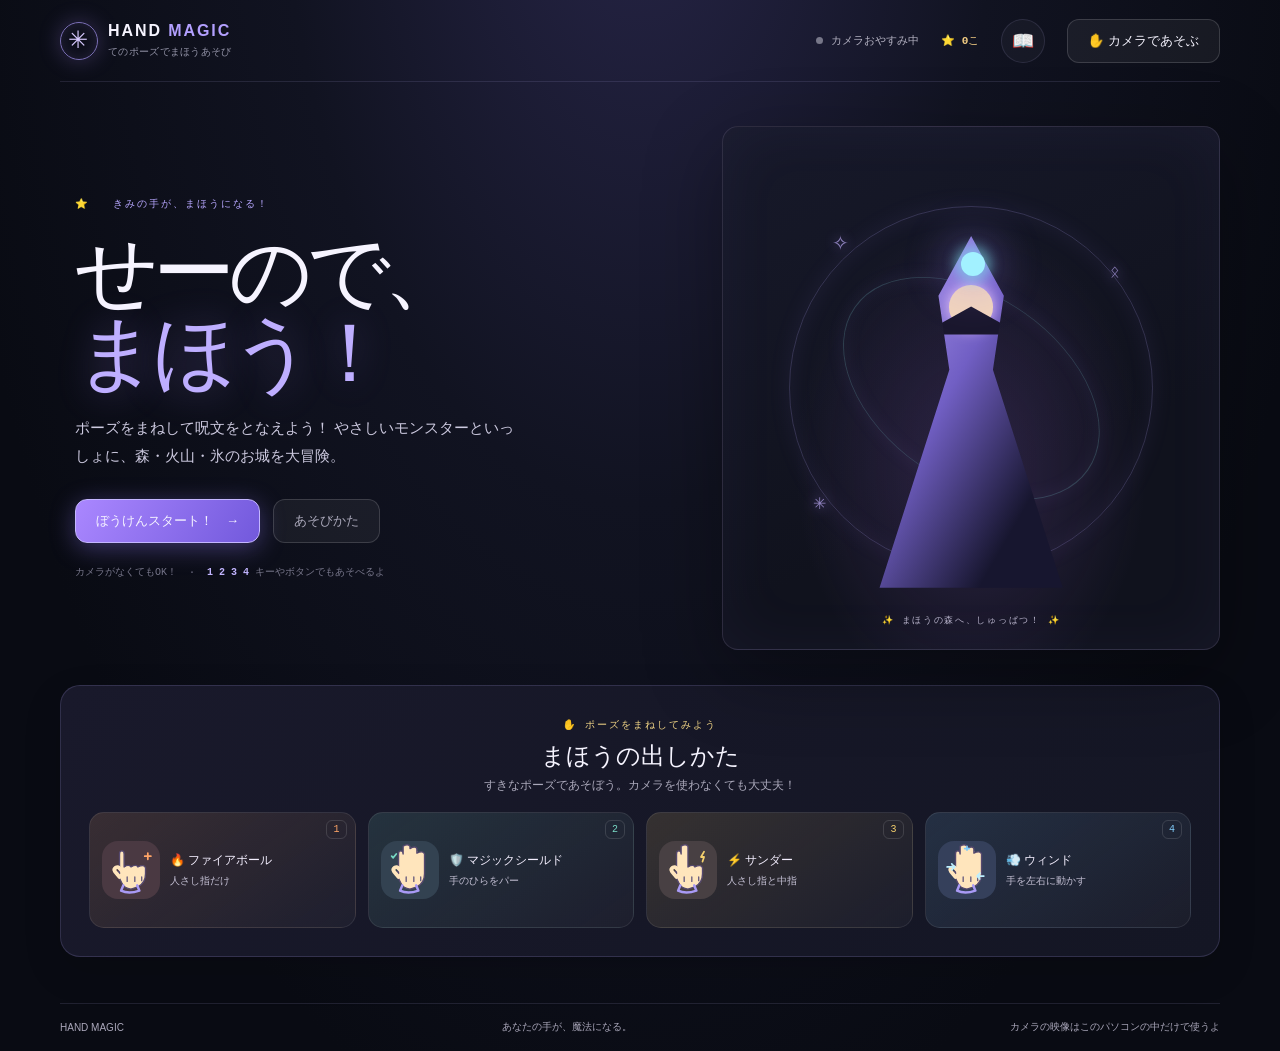
<file: index.html>
<!doctype html>
<html lang="ja">
  <head>
    <meta charset="utf-8">
    <meta name="viewport" content="width=device-width, initial-scale=1">
    <meta name="theme-color" content="#090b13">
    <title>HAND MAGIC — 手から始まる魔法バトル</title>
    <link rel="stylesheet" href="style.css">
  </head>
  <body>
    <div class="app-shell">
      <header class="topbar">
        <a class="brand" href="#" data-action="title" aria-label="HAND MAGIC ホーム">
          <span class="brand-mark">✳</span>
          <span>HAND <b>MAGIC</b><small>てのポーズでまほうあそび</small></span>
        </a>
        <div class="topbar-right">
          <span id="camera-status" class="connection"><i></i> カメラおやすみ中</span>
          <span id="points-display" class="points">✦ <b>0</b> MP</span>
          <button class="icon-button" id="help-button" aria-label="あそびかた">📖</button>
          <button class="button camera-toggle" id="camera-toggle" type="button">✋ カメラであそぶ</button>
        </div>
      </header>

      <main id="app" aria-live="polite"></main>

      <footer class="footer">
        <span>HAND MAGIC</span><span>あなたの手が、魔法になる。</span><span>カメラの映像はこのパソコンの中だけで使うよ</span>
      </footer>
    </div>

    <video id="camera-video" class="camera-video" autoplay playsinline muted></video>
    <div id="gesture-pointer" class="gesture-pointer" aria-hidden="true"><span>つまんで きめる</span></div>
    <script type="module" src="src/app.js"></script>
  </body>
</html>
</file>
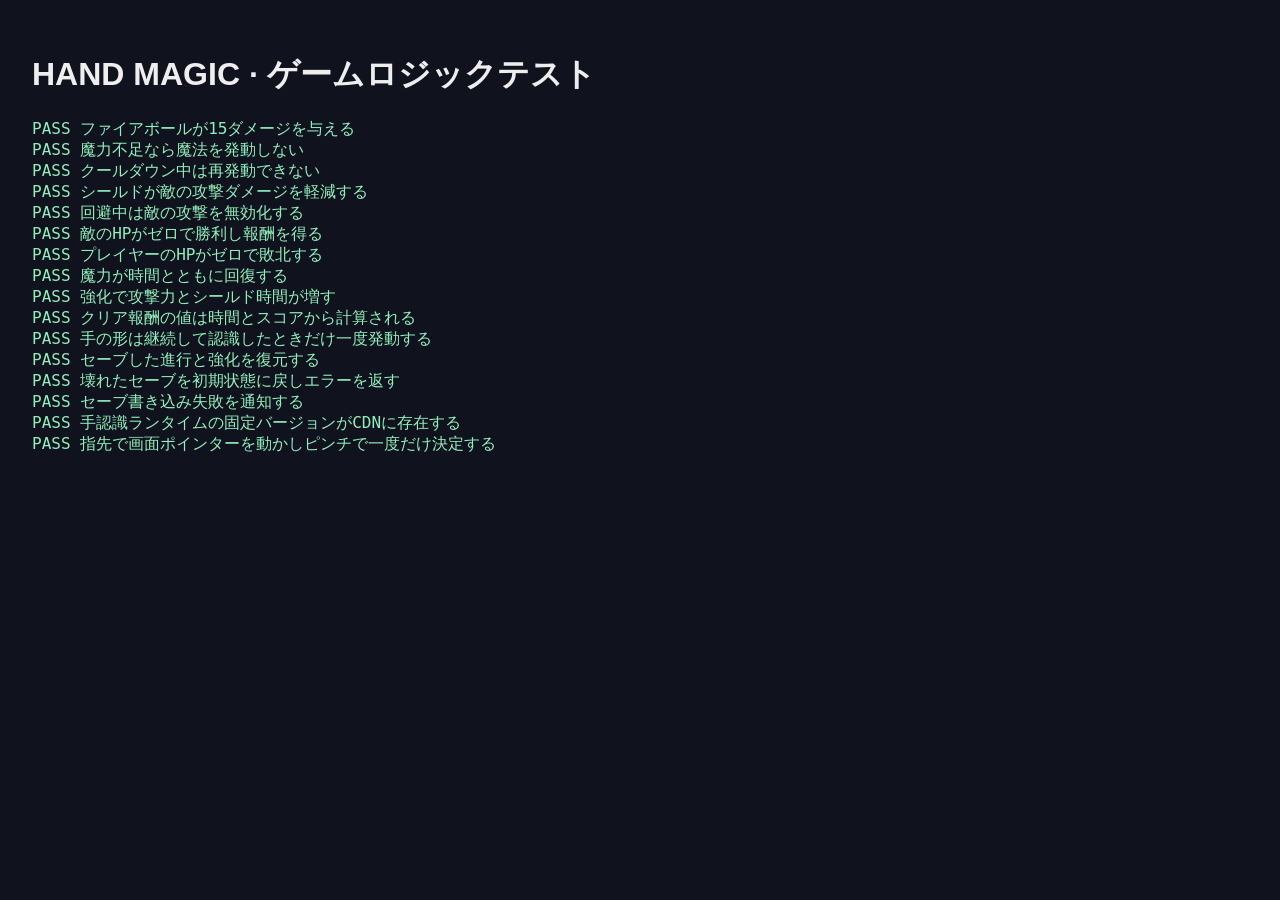
<file: tests/engine.test.html>
<!doctype html>
<html lang="ja">
<meta charset="utf-8">
<title>HAND MAGIC engine tests</title>
<body style="font:16px sans-serif;background:#10121d;color:#eee;padding:24px">
  <h1>HAND MAGIC · ゲームロジックテスト</h1>
  <pre id="results">テストを実行しています…</pre>
  <script type="module" src="engine.test.js?v=gesture-navigation"></script>
</body>
</html>
</file>
<file: style.css>
:root {
  color-scheme: dark;
  font-family: "Manrope", "Noto Sans JP", sans-serif;
  color: #f6f4ff;
  background: #090b13;
  font-synthesis: none;
  --ink: #f6f4ff;
  --muted: #9292a6;
  --panel: #11131e;
  --line: rgba(195, 190, 255, .12);
  --violet: #a78bfa;
  --cyan: #7ee8ee;
  --gold: #f3cd83;
  --mono: "DM Mono", monospace;
}

* { box-sizing: border-box; }
body { margin: 0; min-width: 0; min-height: 100vh; background: radial-gradient(ellipse at 50% -20%, #28264a 0, #111321 40%, #090b13 78%); }
button { color: inherit; font: inherit; cursor: pointer; }
button:focus-visible, a:focus-visible { outline: 2px solid var(--cyan); outline-offset: 3px; }
.app-shell { width: min(1160px, calc(100% - 48px)); min-height: 100vh; margin: auto; display: flex; flex-direction: column; }
.topbar { height: 82px; display: flex; align-items: center; justify-content: space-between; border-bottom: 1px solid var(--line); }
.brand { display: flex; align-items: center; gap: 10px; color: var(--ink); font-size: 16px; font-weight: 800; letter-spacing: .12em; text-decoration: none; line-height: 1.1; }
.brand b { color: #b3a0ff; }
.brand small { display: block; padding-top: 5px; color: var(--muted); font: 10px "Noto Sans JP", sans-serif; letter-spacing: .03em; }
.brand-mark { display: grid; place-items: center; width: 38px; height: 38px; border: 1px solid #7c70b8; border-radius: 50%; color: #d7c9ff; font-size: 24px; box-shadow: 0 0 22px #a78bfa44, inset 0 0 15px #a78bfa25; }
.topbar-right { display: flex; align-items: center; gap: 22px; }
.connection, .points { font: 11px var(--mono); color: #b3b1c1; }
.connection { display: flex; align-items: center; gap: 8px; }
.connection i { width: 7px; height: 7px; border-radius: 50%; background: #777789; }
.connection.connected i { background: #7ee8aa; box-shadow: 0 0 10px #7ee8aa; }
.points { color: var(--gold); }
.icon-button { width: 44px; height: 44px; border: 1px solid var(--line); border-radius: 50%; background: #ffffff08; font-size: 18px; }
.camera-toggle { min-height: 42px; padding: 9px 13px; white-space: nowrap; }
#app { flex: 1; display: flex; flex-direction: column; }
.footer { display: flex; justify-content: space-between; align-items: center; min-height: 48px; color: #aaa7ba; font: 10px "Noto Sans JP", sans-serif; letter-spacing: 0; border-top: 1px solid var(--line); }
.footer span:nth-child(2) { font-family: "Noto Sans JP", sans-serif; letter-spacing: 0; }

.eyebrow { color: #b7a7ff; font: 10px var(--mono); letter-spacing: .2em; text-transform: uppercase; }
.muted { color: var(--muted); }
.home { display: grid; grid-template-columns: 1.1fr .9fr; gap: 54px; align-items: center; flex: 1; padding: 44px 0 60px; }
.hero-copy { padding-left: 15px; }
h1, h2, h3, p { margin-top: 0; }
.hero-copy h1 { margin: 20px 0; font-size: clamp(50px, 7vw, 82px); line-height: .99; letter-spacing: -.075em; }
.hero-copy h1 em { color: #beaeff; font-style: normal; text-shadow: 0 0 38px #a78bfa55; }
.hero-copy p { max-width: 440px; color: #ccc9df; font-size: 15px; line-height: 1.9; }
.actions { display: flex; align-items: center; gap: 13px; margin-top: 28px; flex-wrap: wrap; }
.button { min-height: 44px; padding: 12px 20px; border: 1px solid #ffffff26; border-radius: 12px; background: #ffffff0d; color: var(--ink); font-size: 13px; font-weight: 700; transition: border-color .18s ease, filter .18s ease, background-color .18s ease; }
.button:hover { border-color: #b09affaa; filter: brightness(1.1); }
.button.primary { border-color: #c4b6ff; background: linear-gradient(120deg, #aa87ff, #7259dc); box-shadow: 0 5px 25px #8872e566; }
.button.gold { color: #1b1421; background: linear-gradient(120deg, #f9df9d, #dcaa65); border-color: #ffe8aa; font-weight: 800; }
.button.subtle { color: #aaa8ba; }
.controls-note { margin-top: 22px; color: #77768a; font: 10px var(--mono); }
.controls-note b { color: #c2b5ff; }
.quick-guide { margin: -25px 0 46px; padding: 28px; border: 1px solid #baaaff2b; border-radius: 20px; background: linear-gradient(135deg, #19192b, #141624); box-shadow: 0 14px 38px #0002; }
.guide-heading { margin-bottom: 18px; text-align: center; }
.guide-heading .eyebrow { color: #f2d586; }
.guide-heading h2 { margin: 8px 0 5px; font-size: 24px; }
.guide-heading p { margin: 0; color: #aaa8ba; font-size: 12px; }
.gesture-grid { display: grid; grid-template-columns: repeat(4, minmax(0, 1fr)); gap: 12px; }
.gesture-tile { position: relative; display: flex; min-width: 0; min-height: 116px; align-items: center; gap: 10px; padding: 14px 12px; overflow: hidden; border: 1px solid #ffffff16; border-radius: 15px; background: #ffffff08; }
.gesture-tile-fire, .spell-command-fire { --gesture-color: #ffa567; --gesture-glow: #ffb16a24; }
.gesture-tile-shield, .spell-command-shield { --gesture-color: #78d8c4; --gesture-glow: #78d8c424; }
.gesture-tile-thunder, .spell-command-thunder { --gesture-color: #f4d06d; --gesture-glow: #f4d06d24; }
.gesture-tile-wind, .spell-command-wind { --gesture-color: #81ccfa; --gesture-glow: #81ccfa24; }
.gesture-tile { background: linear-gradient(145deg, var(--gesture-glow), #ffffff08); }
.gesture-art { flex: 0 0 58px; width: 58px; height: 58px; padding: 3px; overflow: visible; border-radius: 16px; background: color-mix(in srgb, var(--gesture-color) 17%, #25233a); }
.gesture-fingers, .gesture-thumb { fill: none; stroke: #fff1ca; stroke-linecap: round; stroke-linejoin: round; stroke-width: 5.3; }
.gesture-palm { fill: #ffe5bc; stroke: #55486e; stroke-linecap: round; stroke-linejoin: round; stroke-width: 1.8; }
.gesture-cuff { fill: none; stroke: #a99af5; stroke-linecap: round; stroke-linejoin: round; stroke-width: 3.2; }
.gesture-thumb { stroke: #ffe5bc; stroke-width: 5; }
.gesture-crease, .gesture-motion, .gesture-sparkle { fill: none; stroke: #62577c; stroke-linecap: round; stroke-linejoin: round; stroke-width: 1.7; }
.gesture-motion { stroke: #bcefff; stroke-dasharray: 2 1; stroke-width: 2.2; }
.gesture-sparkle { stroke: var(--gesture-color); stroke-width: 2.3; }
.command-copy { display: flex; min-width: 0; flex: 1; flex-direction: column; gap: 5px; }
.command-copy strong { color: #f4efff; font-size: 12px; }
.command-copy > span { color: #c6c2d6; font-size: 10px; line-height: 1.4; }
.gesture-tile kbd { position: absolute; top: 7px; right: 8px; padding: 3px 6px; border: 1px solid #ffffff21; border-radius: 6px; color: var(--gesture-color); font: 10px var(--mono); }
.portal { position: relative; aspect-ratio: .95; display: grid; place-items: center; overflow: hidden; border: 1px solid #d5c3ff25; border-radius: 16px; background: radial-gradient(ellipse at 50% 65%, #593d8066, transparent 50%), linear-gradient(155deg, #17192a, #10121d 65%); box-shadow: inset 0 0 65px #a88cfb0c, 0 24px 80px #0005; }
.portal:before, .portal:after { content: ""; position: absolute; width: 73%; aspect-ratio: 1; border: 1px solid #b8a9ff35; border-radius: 50%; box-shadow: 0 0 25px #a78bfa12, inset 0 0 25px #a78bfa12; }
.portal:after { width: 57%; border-color: #8edee837; transform: rotate(35deg) scaleY(.65); }
.rune { position: absolute; z-index: 1; color: #c4b1ff; opacity: .7; text-shadow: 0 0 13px #ab92ff; animation: float 5s ease-in-out infinite; }
.rune.r1 { top: 20%; left: 22%; font-size: 20px; }.rune.r2 { top: 26%; right: 20%; animation-delay: -2s; }.rune.r3 { bottom: 26%; left: 18%; animation-delay: -3s; }
.wizard { position: relative; z-index: 2; width: 44%; aspect-ratio: .62; margin-top: 48px; clip-path: polygon(50% 0, 65% 17%, 60% 38%, 92% 100%, 8% 100%, 40% 38%, 35% 17%); background: linear-gradient(120deg, #c2adff, #715fc4 42%, #17162f 76%); filter: drop-shadow(0 0 20px #a78bfa); }
.wizard:before { content: ""; position: absolute; top: 14%; left: 40%; width: 20%; aspect-ratio: 1; border-radius: 50%; background: #f2d5bc; box-shadow: 0 0 15px #f1ceff; }
.wizard:after { content: ""; position: absolute; top: 20%; left: 27%; width: 46%; height: 8%; background: #1a172d; clip-path: polygon(0 100%, 50% 0, 100% 100%); }
.orb { position: absolute; top: 24%; left: 48%; z-index: 3; width: 24px; aspect-ratio: 1; border-radius: 50%; background: #a2f1ff; box-shadow: 0 0 12px 6px #7ee8ee88, 0 0 40px 18px #9b80ff44; animation: pulse 2s infinite; }
.portal-caption { position: absolute; z-index: 4; bottom: 22px; color: #b8b3cb; font: 9px var(--mono); letter-spacing: .19em; }
@keyframes pulse { 50% { transform: scale(.72); box-shadow: 0 0 18px 9px #7ee8eeaa, 0 0 50px 22px #9b80ff55; } }
@keyframes float { 50% { transform: translateY(-9px) rotate(12deg); } }

.page-heading { display: flex; justify-content: space-between; align-items: end; margin: 42px 0 22px; }
.page-heading h2 { margin: 7px 0 0; font-size: 29px; letter-spacing: -.045em; }
.stage-grid { display: grid; grid-template-columns: repeat(3, 1fr); gap: 16px; margin-bottom: 36px; }
.stage-card { position: relative; min-height: 252px; overflow: hidden; padding: 21px; border: 1px solid var(--line); border-radius: 12px; background: #ffffff06; text-align: left; }
.stage-card:hover:not(:disabled) { border-color: #ad96ff99; }
.stage-card:disabled { cursor: not-allowed; opacity: .45; }
.stage-card .landscape { position: absolute; inset: 0; opacity: .8; }
.landscape:before, .landscape:after { content: ""; position: absolute; bottom: 0; width: 100%; height: 59%; background: linear-gradient(150deg, transparent 20%, var(--terrain), #11131e 90%); clip-path: polygon(0 100%, 0 70%, 18% 32%, 35% 67%, 50% 22%, 68% 70%, 86% 35%, 100% 65%, 100% 100%); }
.landscape:after { height: 38%; opacity: .65; transform: scaleX(-1); }
.forest { --terrain: #255347; }.volcano { --terrain: #833d37; }.ice { --terrain: #3b637c; }
.stage-card > *:not(.landscape) { position: relative; z-index: 1; }
.stage-index { font: 10px var(--mono); color: #d3c9ff; }
.stage-title { margin-top: 105px; margin-bottom: 5px; font-size: 20px; }
.stage-copy { color: #c1bfce; font-size: 11px; }
.stage-lock { position: absolute!important; top: 18px; right: 18px; font-size: 11px; color: #f5d394; }
.selection-controls { display: flex; align-items: center; justify-content: space-between; margin-bottom: 45px; }
.difficulty { display: flex; gap: 6px; }
.difficulty button, .spell-key { min-height: 44px; padding: 8px 13px; border: 1px solid var(--line); border-radius: 10px; background: #ffffff06; color: #a7a5b7; font: 12px "Noto Sans JP", sans-serif; }
.difficulty button.active { border-color: #b8a3ff88; color: #e3dcff; background: #8c73eb20; }

.battle { flex: 1; display: flex; flex-direction: column; padding: 22px 0 24px; min-height: 620px; }
.battle-top { display: grid; grid-template-columns: 1fr auto 1fr; align-items: center; gap: 20px; }
.battle-top .back-button { justify-self: start; }
.battle-timer { font: 11px var(--mono); color: #b9b6c8; }
.enemy-hud { width: min(370px, 100%); text-align: center; }
.enemy-hud strong { display: block; margin-bottom: 8px; font: 11px var(--mono); letter-spacing: .12em; }
.bar { height: 7px; border-radius: 9px; overflow: hidden; background: #ffffff12; }
.bar > i { display: block; height: 100%; border-radius: inherit; transition: width .15s; background: linear-gradient(90deg, #ad6dff, #ff789b); box-shadow: 0 0 12px #bb72ff80; }
.arena { position: relative; flex: 1; min-height: 330px; margin: 20px 0; overflow: hidden; border: 1px solid var(--line); border-radius: 13px; background: radial-gradient(ellipse at 48% 65%, #35305988, transparent 50%), linear-gradient(180deg, #181d34 0%, #222339 70%, #1b1829); }
.arena:before { content: ""; position: absolute; bottom: 0; left: -5%; width: 110%; height: 30%; border-radius: 50% 50% 0 0; background: linear-gradient(0deg, #10121d, #2c294144); border-top: 1px solid #c5a9ff22; }
.stars { position: absolute; inset: 0; opacity: .48; background-image: radial-gradient(#fff 1px, transparent 1px), radial-gradient(#b2abff 1px, transparent 1px); background-size: 73px 63px, 109px 89px; background-position: 0 0, 31px 47px; }
.combatants { position: absolute; z-index: 1; inset: 0; display: flex; align-items: end; justify-content: space-around; padding: 0 9% 7%; }
.hero-figure { position: relative; width: 90px; height: 165px; filter: drop-shadow(0 0 18px #ac95ff77); transition: transform .25s; }
.hero-figure:before { content: ""; position: absolute; left: 20px; bottom: 0; width: 54px; height: 118px; background: linear-gradient(130deg, #d3c3ff, #7663c2 52%, #282341); clip-path: polygon(50% 0, 78% 22%, 66% 52%, 100% 100%, 0 100%, 34% 52%, 22% 22%); }
.hero-figure:after { content: ""; position: absolute; top: 2px; left: 36px; width: 24px; height: 24px; border-radius: 50%; background: #f4d4bd; box-shadow: 0 0 13px #c5aaff; }
.hero-figure.shielded:before { filter: drop-shadow(0 0 12px #7ee8ee); }
.hero-figure.dodging { transform: translateX(-48px) rotate(-12deg); }
.monster { display: grid; place-items: center; width: 190px; height: 190px; margin-bottom: 8px; color: #ffd09a; font-size: 110px; text-shadow: 0 0 18px #ff8077aa, 0 16px 30px #05040e; filter: drop-shadow(0 0 20px #ff815b55); transition: transform .12s; }
.monster.hit { transform: translateX(8px) rotate(5deg); }
.monster.telegraph { color: #ffb49c; filter: drop-shadow(0 0 26px #ff5755); animation: warning .7s ease-in-out infinite alternate; }
@keyframes warning { to { transform: scale(1.08); } }
.arena-toast { position: absolute; z-index: 3; top: 25%; left: 50%; transform: translateX(-50%); padding: 9px 14px; border: 1px solid #ffffff33; border-radius: 20px; background: #11121dd9; color: #eadfff; font-size: 12px; white-space: nowrap; }
.battle-bottom { display: grid; grid-template-columns: 1fr 1fr 1.25fr; gap: 16px; align-items: stretch; }
.status-card, .camera-card { padding: 15px; border: 1px solid var(--line); border-radius: 10px; background: #ffffff06; }
.status-row { display: flex; justify-content: space-between; margin-bottom: 8px; color: #c4c2d1; font: 12px var(--mono); }
.status-row b { color: var(--ink); }
.mana-bar i { background: linear-gradient(90deg, #54b9ff, #b59aff); box-shadow: 0 0 12px #8d9cff77; }
.camera-card { display: flex; flex-direction: column; justify-content: space-between; gap: 9px; }
.camera-card strong { font: 12px var(--mono); color: #c9c1df; }
.camera-card p { margin: 0; font-size: 11px; color: var(--muted); line-height: 1.6; }
.camera-actions { display: flex; gap: 8px; }
.camera-actions .button { padding: 7px 9px; font-size: 10px; }
.spells { display: grid; grid-template-columns: repeat(2, minmax(0, 1fr)); gap: 8px; margin-top: 12px; }
.spell-command { position: relative; display: grid; grid-template-columns: 44px minmax(0, 1fr) 22px; grid-template-rows: 1fr auto; gap: 3px 8px; align-items: center; min-width: 0; min-height: 66px; padding: 7px 8px; border: 1px solid color-mix(in srgb, var(--gesture-color) 40%, transparent); border-radius: 13px; background: linear-gradient(145deg, var(--gesture-glow), #ffffff08); color: var(--ink); text-align: left; transition: transform .15s, border-color .15s, filter .15s; }
.spell-command:hover { border-color: var(--gesture-color); filter: brightness(1.15); }
.spell-command:active { transform: translateY(1px) scale(.98); }
.spell-command .gesture-art { grid-row: 1; grid-column: 1; width: 42px; height: 42px; padding: 1px; border-radius: 12px; }
.spell-command .command-copy { grid-row: 1; grid-column: 2; gap: 2px; }
.spell-command .command-copy strong { font-size: 10px; line-height: 1.3; }
.spell-command .command-copy > span { color: #ece5ff; font-size: 9px; }
.spell-command kbd { grid-row: 1; grid-column: 3; justify-self: center; color: var(--gesture-color); font: bold 13px var(--mono); }
.spell-command small { grid-row: 2; grid-column: 1 / -1; overflow: hidden; color: #b8b4c8; font-size: 10px; text-overflow: ellipsis; white-space: nowrap; }
.spell-command[disabled] { cursor: not-allowed; opacity: .55; }
.gesture-pointer { position: fixed; z-index: 20; display: none; width: 44px; height: 44px; align-items: center; justify-content: center; border: 2px solid #d4c4ff; border-radius: 50%; background: #a790ff30; box-shadow: 0 0 0 6px #a790ff18, 0 0 24px #b29affaa; pointer-events: none; transform: translate(-50%, -50%); transition: left .07s linear, top .07s linear, border-color .14s, background-color .14s, box-shadow .14s; }
.gesture-pointer.visible { display: flex; }
.gesture-pointer:before { content: ""; position: absolute; width: 9px; height: 9px; border-radius: 50%; background: #fff3c4; box-shadow: 0 0 14px #fff2b8; }
.gesture-pointer.targeting { border-color: #fff0a1; box-shadow: 0 0 0 8px #ffe98925, 0 0 30px #ffe989dd; }
.gesture-pointer.pinching { border-color: #8cffe0; background: #6fffd044; box-shadow: 0 0 0 11px #6fffd02c, 0 0 35px #83ffdc; }
.gesture-pointer span { position: absolute; top: calc(100% + 7px); left: 50%; width: max-content; max-width: 190px; padding: 5px 9px; border: 1px solid #ffffff28; border-radius: 9px; background: #121322ed; color: #fff4cd; font-size: 10px; font-weight: 700; text-align: center; transform: translateX(-50%); }
.gesture-hover { outline: 3px solid #ffe68b!important; outline-offset: 4px; box-shadow: 0 0 0 7px #ffe68b38, 0 0 28px #ffe68b77!important; }
.gesture-selected { filter: brightness(1.35)!important; }

.result-layout, .upgrade-layout { flex: 1; display: grid; place-items: center; padding: 40px 0; }
.result-card, .upgrade-card, .modal { width: min(540px, 100%); padding: 35px; border: 1px solid #c4b0ff33; border-radius: 15px; background: linear-gradient(145deg, #191928ee, #10121ced); box-shadow: 0 25px 80px #0006; text-align: center; }
.result-symbol { font-size: 42px; color: var(--gold); text-shadow: 0 0 26px #ffdd8a77; }
.result-card h2, .upgrade-card h2 { margin: 10px 0; font-size: 34px; }
.result-card p, .upgrade-card p { color: #aaa8ba; font-size: 12px; line-height: 1.8; }
.result-stats { display: grid; grid-template-columns: repeat(5, 1fr); margin: 24px 0; padding: 18px 0; border-block: 1px solid var(--line); }
.result-stats b { display: block; margin-bottom: 6px; color: #e8deff; font: 19px var(--mono); }
.result-stats span { color: #aaa7ba; font: 10px var(--mono); }
.upgrade-list { display: grid; gap: 9px; margin: 22px 0; }
.upgrade-row { display: flex; align-items: center; justify-content: space-between; gap: 14px; padding: 13px; border: 1px solid var(--line); border-radius: 8px; text-align: left; }
.upgrade-row strong { display: block; font-size: 12px; }.upgrade-row small { color: var(--muted); font-size: 10px; }
.upgrade-row .button { padding: 8px 10px; font: 10px var(--mono); }
.modal-backdrop { position: fixed; z-index: 10; inset: 0; display: grid; place-items: center; padding: 20px; background: #070811cc; backdrop-filter: blur(8px); }
.modal { text-align: left; }
.modal h2 { margin-bottom: 8px; font-size: 23px; }
.modal p { color: #aaa8ba; font-size: 12px; line-height: 1.75; }
.gesture-guide { display: grid; grid-template-columns: 1fr 1fr; gap: 9px; margin: 17px 0; }
.gesture-guide .gesture-tile { min-height: 82px; padding: 8px; }
.gesture-guide .gesture-art { flex-basis: 50px; width: 50px; height: 50px; }
.gesture-guide .command-copy strong { font-size: 11px; }
.gesture-guide .command-copy > span { font-size: 10px; }
.gesture-guide kbd { top: 5px; right: 6px; }
.modal-actions { display: flex; justify-content: end; gap: 9px; margin-top: 18px; }
.hidden { display: none!important; }
.camera-video { position: fixed; right: 24px; bottom: 62px; z-index: 5; width: 160px; height: 110px; display: none; object-fit: cover; transform: scaleX(-1); border: 1px solid #c1b0ff66; border-radius: 9px; background: #131421; }
.camera-video.active { display: block; }
.quick-guide .gesture-tile { transition: transform .16s ease, border-color .16s ease; }
.quick-guide .gesture-tile:hover { transform: translateY(-3px); border-color: var(--gesture-color); }
button:disabled { cursor: not-allowed; opacity: .58; }
.error-message { color: #ffaaa9!important; }
@media (max-width: 760px) {
  .app-shell { width: min(560px, calc(100% - 28px)); }
  .topbar { height: 68px; }.connection { display: none; }.topbar-right { gap: 6px; }.brand { gap: 6px; font-size: 12px; }.brand-mark { width: 31px; height: 31px; font-size: 20px; }.brand small { font-size: 9px; }.icon-button { width: 36px; height: 36px; }.camera-toggle { min-height: 36px; padding: 8px; font-size: 0; }.camera-toggle:after { content: "✋ カメラ"; font-size: 10px; }
  .home { grid-template-columns: 1fr; gap: 28px; padding: 45px 0; }.hero-copy { padding-left: 2px; }.hero-copy h1 { font-size: 61px; }
  .portal { width: 100%; aspect-ratio: 1.3; }.wizard { width: 28%; margin-top: 35px; }
  .quick-guide { margin: 0 0 30px; padding: 21px 15px; }.gesture-grid { grid-template-columns: 1fr 1fr; gap: 8px; }.gesture-tile { min-height: 97px; padding: 10px 8px; gap: 7px; }.gesture-art { flex-basis: 48px; width: 48px; height: 48px; }.command-copy strong { font-size: 10px; }
  .stage-grid { grid-template-columns: 1fr; }.stage-card { min-height: 185px; }.stage-title { margin-top: 63px; }
  .selection-controls { align-items: start; gap: 15px; flex-direction: column; }
  .battle { min-height: 700px; }.battle-top { grid-template-columns: 1fr auto; }.enemy-hud { grid-column: 1 / -1; grid-row: 2; justify-self: center; }
  .arena { min-height: 260px; }.monster { font-size: 75px; width: 130px; }.hero-figure { transform: scale(.8); transform-origin: bottom; }
  .battle-bottom { grid-template-columns: 1fr 1fr; }.camera-card { grid-column: 1 / -1; }.camera-video { right: 10px; bottom: 10px; width: 120px; height: 82px; }
  .spell-command { grid-template-columns: 40px minmax(0, 1fr) 18px; gap: 3px 5px; padding: 6px; }.spell-command .gesture-art { width: 38px; height: 38px; }
  .modal-backdrop { overflow-y: auto; align-items: start; }.modal { margin: auto 0; padding: 23px 18px; }.modal-actions { flex-wrap: wrap; }.modal-actions .button { flex: 1; padding: 11px 8px; }
  .gesture-pointer { width: 40px; height: 40px; }
  .footer { font-size: 8px; }.footer span:nth-child(2) { display: none; }
}
@media (prefers-reduced-motion: reduce) {
  *, *:before, *:after { animation-duration: .01ms !important; animation-iteration-count: 1 !important; scroll-behavior: auto !important; transition-duration: .01ms !important; }
}
</file>
